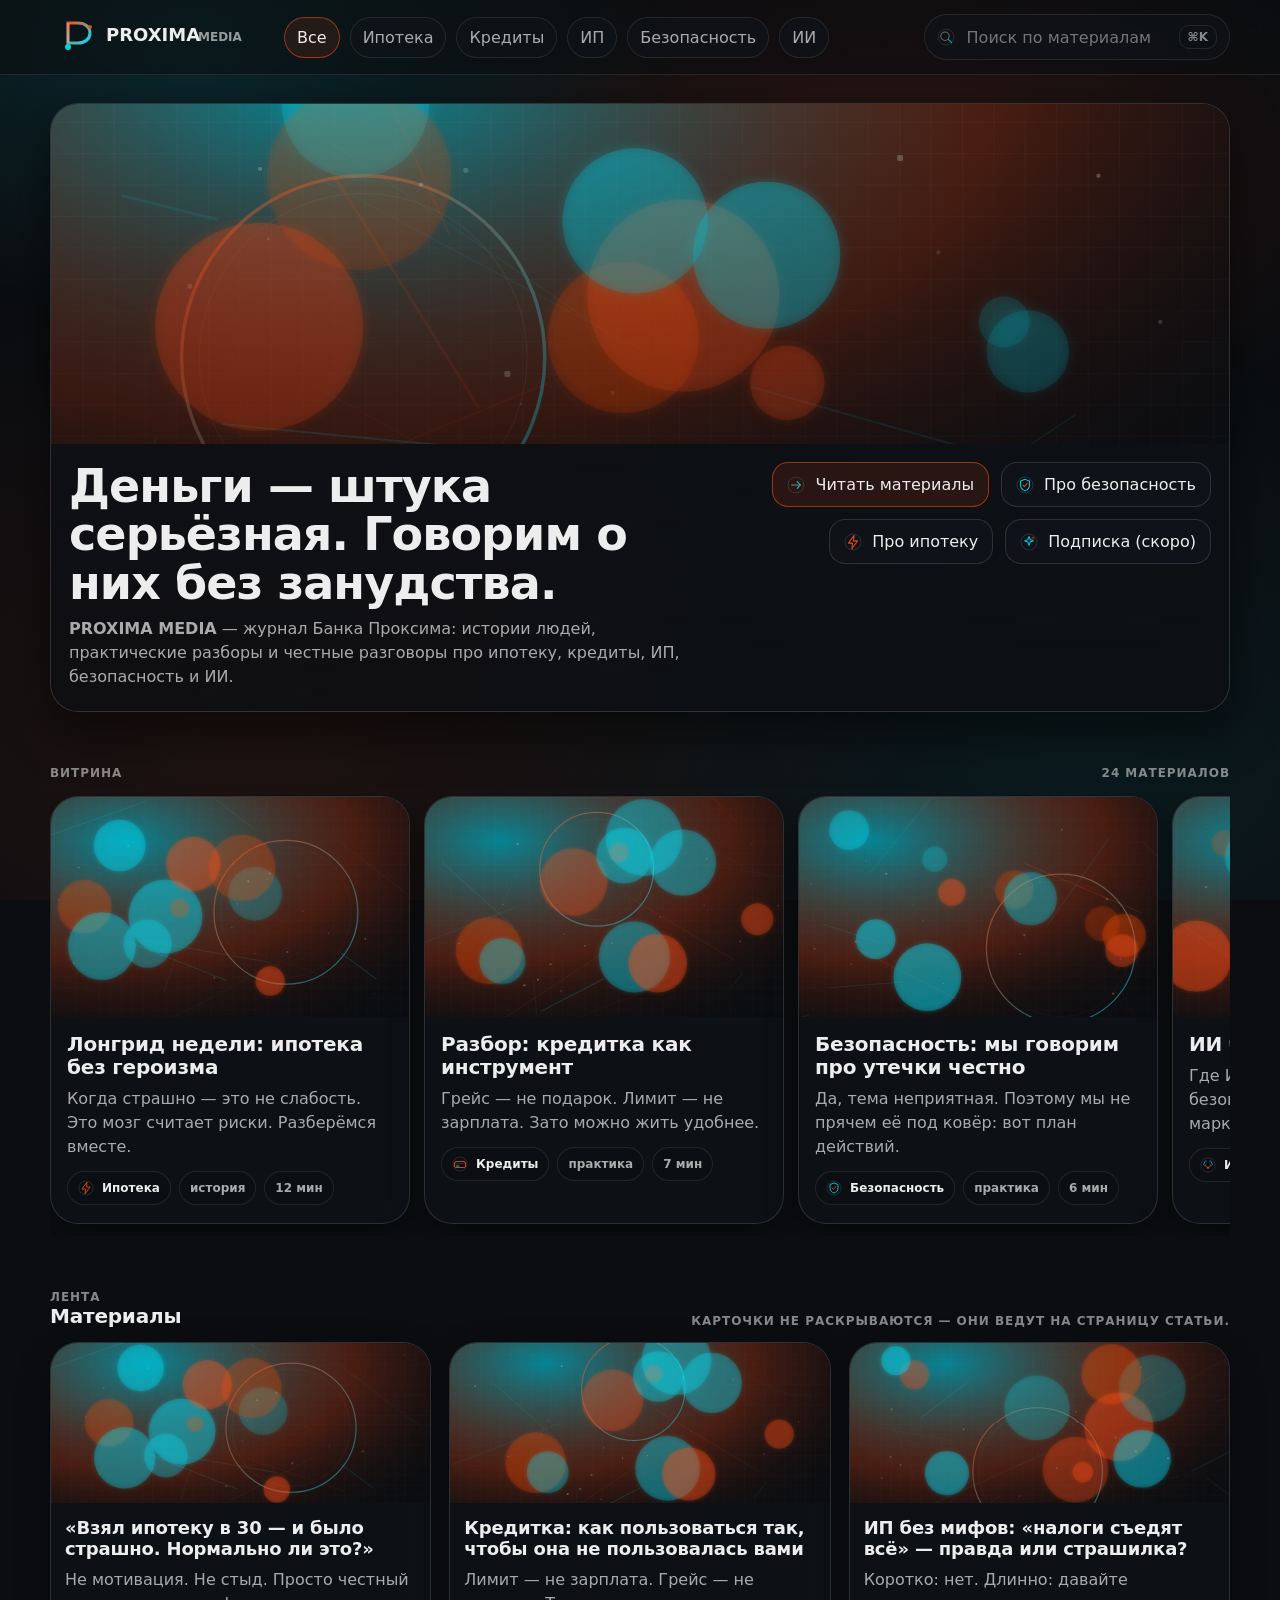
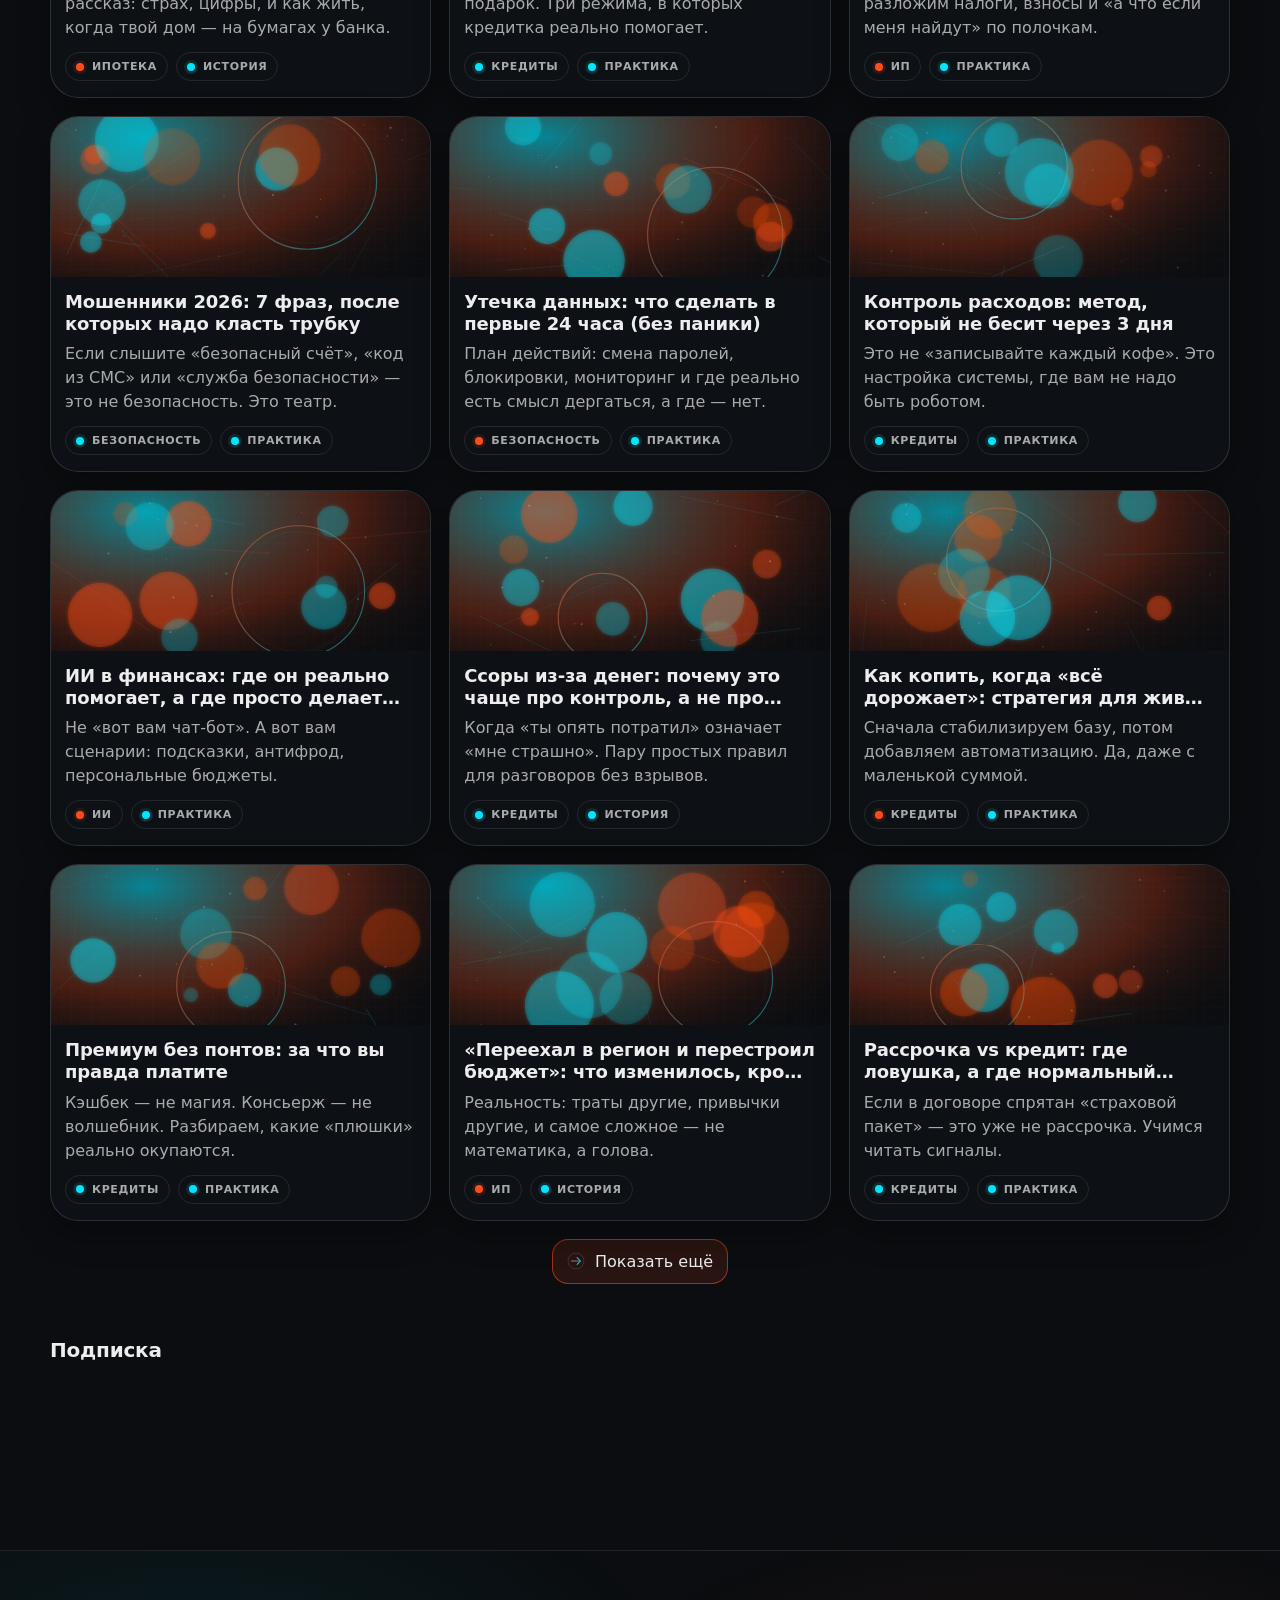
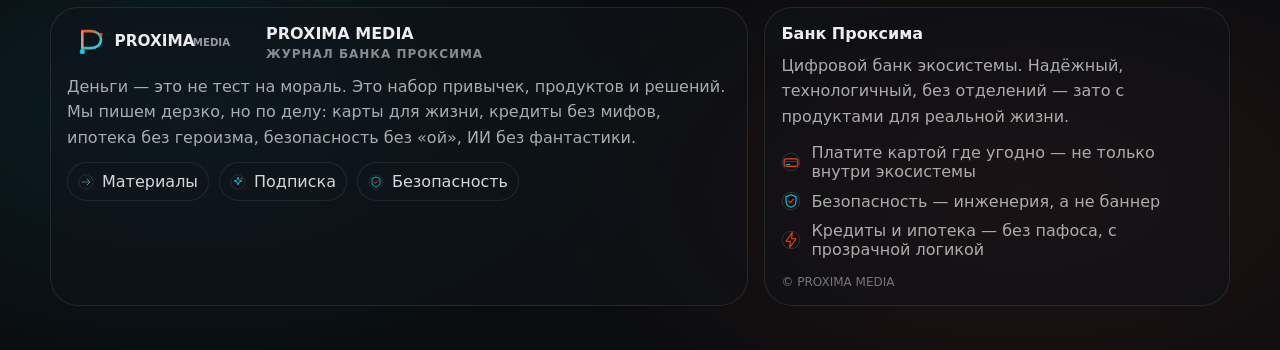
<file: index.html>
<!doctype html>
<html lang="ru">
<head>
  <meta charset="utf-8"/>
  <meta name="viewport" content="width=device-width, initial-scale=1"/>
  <title>PROXIMA MEDIA — журнал о деньгах</title>
  <meta name="description" content="Медиа-журнал Банка Проксима: истории и практики про деньги, кредиты, ипотеку, ИП, безопасность и ИИ."/>
  <link rel="icon" href="assets/icons/spark.svg" type="image/svg+xml"/>
  <link rel="stylesheet" href="styles.css"/>
</head>
<body>
  <div id="progress" class="progress" aria-hidden="true"></div>

  <header class="topbar">
    <div class="wrap topbar-inner">
      <a class="brand" href="index.html" aria-label="На главную">
        <img src="assets/logo-proxima.svg" alt="PROXIMA MEDIA"/>
      </a>

      <nav class="nav" aria-label="Рубрики">
        <span class="pill" role="button" tabindex="0" data-cat="Все" aria-pressed="true">Все</span>
        <span class="pill" role="button" tabindex="0" data-cat="Ипотека" aria-pressed="false">Ипотека</span>
        <span class="pill" role="button" tabindex="0" data-cat="Кредиты" aria-pressed="false">Кредиты</span>
        <span class="pill" role="button" tabindex="0" data-cat="ИП" aria-pressed="false">ИП</span>
        <span class="pill" role="button" tabindex="0" data-cat="Безопасность" aria-pressed="false">Безопасность</span>
        <span class="pill" role="button" tabindex="0" data-cat="ИИ" aria-pressed="false">ИИ</span>
      </nav>

      <div class="actions">
        <div class="searchbox" role="search">
          <img src="assets/icons/search.svg" alt="" aria-hidden="true"/>
          <input id="search" type="search" placeholder="Поиск по материалам" aria-label="Поиск"/>
          <span class="kbd">⌘K</span>
        </div>
      </div>
    </div>
  </header>

  <main>
    <section class="hero">
      <div class="wrap">
        <div class="hero-card reveal in">
          <div class="hero-media" role="img" aria-label="Абстрактная техно-обложка"></div>
          <div class="hero-content">
            <div>
              <h1 class="hero-title">Деньги — штука серьёзная. Говорим о них без занудства.</h1>
              <p class="hero-sub">
                <strong>PROXIMA MEDIA</strong> — журнал Банка Проксима: истории людей, практические разборы
                и честные разговоры про ипотеку, кредиты, ИП, безопасность и ИИ.
              </p>
            </div>
            <div class="hero-cta">
              <a class="btn primary" href="#cardsAnchor" id="ctaAll">
                <img src="assets/icons/arrow.svg" alt="" aria-hidden="true"/>Читать материалы
              </a>
              <a class="btn" href="#cardsAnchor" id="ctaSafety">
                <img src="assets/icons/shield.svg" alt="" aria-hidden="true"/>Про безопасность
              </a>
              <a class="btn" href="#cardsAnchor" id="ctaMortgage">
                <img src="assets/icons/bolt.svg" alt="" aria-hidden="true"/>Про ипотеку
              </a>
              <a class="btn" href="#subscribe">
                <img src="assets/icons/spark.svg" alt="" aria-hidden="true"/>Подписка (скоро)
              </a>
            </div>
          </div>
        </div>
      </div>
    </section>

    <section class="section">
      <div class="wrap">
        <div class="section-head">
          <div>
            <div class="small">витрина</div>
          </div>
          <div class="small" id="count">—</div>
        </div>

        
        <div class="feature-rail" aria-label="Витрина материалов">
          <a class="feature reveal" href="article.html?id=mortgage-30">
            <div class="media" style="background-image:url('assets/covers/cover-01.svg')"></div>
            <div class="content">
              <h3 class="title">Лонгрид недели: ипотека без героизма</h3>
              <p class="desc">Когда страшно — это не слабость. Это мозг считает риски. Разберёмся вместе.</p>
              <div class="chiprow">
                <span class="chip"><img src="assets/icons/bolt.svg" alt="" aria-hidden="true"/><strong>Ипотека</strong></span>
                <span class="chip">история</span>
                <span class="chip">12 мин</span>
              </div>
            </div>
          </a>

          <a class="feature reveal" href="article.html?id=creditcard-tool">
            <div class="media" style="background-image:url('assets/covers/cover-02.svg')"></div>
            <div class="content">
              <h3 class="title">Разбор: кредитка как инструмент</h3>
              <p class="desc">Грейс — не подарок. Лимит — не зарплата. Зато можно жить удобнее.</p>
              <div class="chiprow">
                <span class="chip"><img src="assets/icons/card.svg" alt="" aria-hidden="true"/><strong>Кредиты</strong></span>
                <span class="chip">практика</span>
                <span class="chip">7 мин</span>
              </div>
            </div>
          </a>

          <a class="feature reveal" href="article.html?id=leak-24h">
            <div class="media" style="background-image:url('assets/covers/cover-05.svg')"></div>
            <div class="content">
              <h3 class="title">Безопасность: мы говорим про утечки честно</h3>
              <p class="desc">Да, тема неприятная. Поэтому мы не прячем её под ковёр: вот план действий.</p>
              <div class="chiprow">
                <span class="chip"><img src="assets/icons/shield.svg" alt="" aria-hidden="true"/><strong>Безопасность</strong></span>
                <span class="chip">практика</span>
                <span class="chip">6 мин</span>
              </div>
            </div>
          </a>

          <a class="feature reveal" href="article.html?id=ai-real">
            <div class="media" style="background-image:url('assets/covers/cover-07.svg')"></div>
            <div class="content">
              <h3 class="title">ИИ без фантастики</h3>
              <p class="desc">Где ИИ реально полезен: подсказки, безопасность, рутина. Где — маркетинг.</p>
              <div class="chiprow">
                <span class="chip"><img src="assets/icons/brain.svg" alt="" aria-hidden="true"/><strong>ИИ</strong></span>
                <span class="chip">практика</span>
                <span class="chip">8 мин</span>
              </div>
            </div>
          </a>

          <a class="feature reveal" href="article.html?id=fraud-2026">
            <div class="media" style="background-image:url('assets/covers/cover-04.svg')"></div>
            <div class="content">
              <h3 class="title">Антифрод: «положите трубку»</h3>
              <p class="desc">Семь фраз, после которых любой разговор должен закончиться. Без вежливости.</p>
              <div class="chiprow">
                <span class="chip"><img src="assets/icons/shield.svg" alt="" aria-hidden="true"/><strong>Безопасность</strong></span>
                <span class="chip">практика</span>
                <span class="chip">5 мин</span>
              </div>
            </div>
          </a>
        </div>

      </div>
    </section>

    <section class="section" id="cardsAnchor">
      <div class="wrap">
        <div class="section-head">
          <div>
            <div class="small">лента</div>
            <h2 class="h2">Материалы</h2>
          </div>
          <div class="small">Карточки не раскрываются — они ведут на страницу статьи.</div>
        </div>

        <div id="empty" class="mini" style="display:none">
          Ничего не найдено. Попробуйте короче, злее или без запятых.
        </div>

        <div id="cards" class="cards" aria-label="Список материалов"></div>

        <div class="loadmore">
          <button class="btn primary" id="loadMoreBtn">
            <img src="assets/icons/arrow.svg" alt="" aria-hidden="true"/>Показать ещё
          </button>
        </div>
      </div>
    </section>

    <section class="section" id="subscribe">
      <div class="wrap">
        <div class="section-head">
          <div>
            <!-- <div class="small">подписка</div> -->
            <h2 class="h2">Подписка</h2>
          </div>
        </div>

        <div class="mini reveal">
          <p style="margin:0 0 12px; color: var(--muted); line-height:1.5">
            Хотите раз в неделю получать подборку «чтобы стало спокойнее»?
            Оставьте email — пока просто для макета.
          </p>
          <div style="display:flex; gap:10px; flex-wrap:wrap">
            <div class="searchbox" style="min-width: 320px; flex: 1;">
              <img src="assets/icons/spark.svg" alt="" aria-hidden="true"/>
              <input type="email" placeholder="you@example.com" aria-label="Email"/>
              <span class="kbd">enter</span>
            </div>
            <button class="btn primary" onclick="return false">Подписаться</button>
          </div>
        </div>
      </div>
    </section>

    
    <footer class="footer">
      <div class="wrap footer-grid">
        <div class="mini">
          <div style="display:flex; align-items:center; gap:12px;">
            <img src="assets/logo-proxima.svg" alt="PROXIMA MEDIA" style="height:34px; width:auto;"/>
            <div>
              <strong>PROXIMA MEDIA</strong><br/>
              <span class="small">журнал банка проксима</span>
            </div>
          </div>

          <p style="margin:12px 0 0; color: var(--muted); line-height:1.6">
            Деньги — это не тест на мораль. Это набор привычек, продуктов и решений.
            Мы пишем дерзко, но по делу: карты для жизни, кредиты без мифов, ипотека без героизма,
            безопасность без «ой», ИИ без фантастики.
          </p>

          <div class="footer-links" aria-label="Быстрые ссылки">
            <a href="#cardsAnchor"><img src="assets/icons/arrow.svg" alt="" aria-hidden="true" style="width:16px;height:16px;opacity:.9"/>Материалы</a>
            <a href="#subscribe"><img src="assets/icons/spark.svg" alt="" aria-hidden="true" style="width:16px;height:16px;opacity:.9"/>Подписка</a>
            <a href="#cardsAnchor" onclick="return false"><img src="assets/icons/shield.svg" alt="" aria-hidden="true" style="width:16px;height:16px;opacity:.9"/>Безопасность</a>
          </div>
        </div>

        <div class="mini">
          <strong>Банк Проксима</strong>
          <p style="margin:10px 0 0; color: var(--muted); line-height:1.6">
            Цифровой банк экосистемы. Надёжный, технологичный, без отделений — зато с продуктами для реальной жизни.
          </p>

          <div style="margin-top:14px; display:grid; gap:10px">
            <div style="display:flex; align-items:center; gap:10px">
              <img src="assets/icons/card.svg" alt="" aria-hidden="true" style="width:20px;height:20px;opacity:.9"/>
              <span style="color:var(--muted)">Платите картой где угодно — не только внутри экосистемы</span>
            </div>
            <div style="display:flex; align-items:center; gap:10px">
              <img src="assets/icons/shield.svg" alt="" aria-hidden="true" style="width:20px;height:20px;opacity:.9"/>
              <span style="color:var(--muted)">Безопасность — инженерия, а не баннер</span>
            </div>
            <div style="display:flex; align-items:center; gap:10px">
              <img src="assets/icons/bolt.svg" alt="" aria-hidden="true" style="width:20px;height:20px;opacity:.9"/>
              <span style="color:var(--muted)">Кредиты и ипотека — без пафоса, с прозрачной логикой</span>
            </div>
          </div>

          <div style="margin-top:16px; color: rgba(237,237,237,.45); font-size: 12px">
            © PROXIMA MEDIA
          </div>
        </div>
      </div>
    </footer>

  </main>

  <div id="toast" class="toast" role="status" aria-live="polite">
    <span class="bar" aria-hidden="true"></span>
    <span id="toastMsg">—</span>
  </div>

  <script>window.PROXIMA_DATA = [{"id": "mortgage-30", "cat": "Ипотека", "tone": "история", "title": "«Взял ипотеку в 30 — и было страшно. Нормально ли это?»", "desc": "Не мотивация. Не стыд. Просто честный рассказ: страх, цифры, и как жить, когда твой дом — на бумагах у банка.", "cover": "assets/covers/cover-01.svg", "accent": "orange", "body": ["Когда платеж становится «фоном», вы понимаете, что справляетесь.", "И да, «мне страшно» — это не баг, а датчик.", "Что можно сделать прямо сейчас (без подвигов):", {"ul": ["Сначала зафиксируйте «предел боли»: какой платёж вы выдержите без ненависти к жизни.", "Соберите «подушку» до подписания. Иначе любой форс-мажор будет казаться апокалипсисом.", "Досрочное — это стратегия, а не рывок. Лучше стабильно и без выгорания."]}, "Пусть в финансах будет меньше драм и больше понятных шагов."]}, {"id": "creditcard-tool", "cat": "Кредиты", "tone": "практика", "title": "Кредитка: как пользоваться так, чтобы она не пользовалась вами", "desc": "Лимит — не зарплата. Грейс — не подарок. Три режима, в которых кредитка реально помогает.", "cover": "assets/covers/cover-02.svg", "accent": "cyan", "body": ["Кредитная дисциплина — скучно. Зато спокойно.", "Спойлер: взрослость — это когда вы считаете заранее.", "Что можно сделать прямо сейчас (без подвигов):", {"ul": ["Разделяйте «удобно» и «выгодно»: рассрочка может быть кредитом в маске.", "Ставьте лимиты и уведомления. Это не паранойя — это гигиена.", "Планируйте выход: кредит должен иметь дату «свободы»."]}, "Пусть в финансах будет меньше драм и больше понятных шагов."]}, {"id": "ip-myths", "cat": "ИП", "tone": "практика", "title": "ИП без мифов: «налоги съедят всё» — правда или страшилка?", "desc": "Коротко: нет. Длинно: давайте разложим налоги, взносы и «а что если меня найдут» по полочкам.", "cover": "assets/covers/cover-03.svg", "accent": "orange", "body": ["Самозанятость — не хаос, если у вас есть правила.", "И да, «мне страшно» — это не баг, а датчик.", "Что можно сделать прямо сейчас (без подвигов):", {"ul": ["Сделайте отдельный счёт/карту под работу. И сразу станет тише в голове.", "Раз в неделю — 20 минут на цифры: доходы, расходы, налоги, ближайшие платежи.", "Не усложняйте: автоматизация > героизм."]}, "Если коротко: деньги — это система. А системы чинятся настройками, а не стыдом."]}, {"id": "fraud-2026", "cat": "Безопасность", "tone": "практика", "title": "Мошенники 2026: 7 фраз, после которых надо класть трубку", "desc": "Если слышите «безопасный счёт», «код из СМС» или «служба безопасности» — это не безопасность. Это театр.", "cover": "assets/covers/cover-04.svg", "accent": "cyan", "body": ["Мошенники играют в психологию. Технологии — всего лишь декорации.", "Спойлер: взрослость — это когда вы считаете заранее.", "Что можно сделать прямо сейчас (без подвигов):", {"ul": ["Правило 10 секунд: пауза перед любым действием, которое просит «срочно».", "Никогда не диктуйте коды и не переходите по ссылкам из «службы безопасности».", "Настройте лимиты, виртуальные карты и уведомления — это реально снижает риск."]}, "Если коротко: деньги — это система. А системы чинятся настройками, а не стыдом."]}, {"id": "leak-24h", "cat": "Безопасность", "tone": "практика", "title": "Утечка данных: что сделать в первые 24 часа (без паники)", "desc": "План действий: смена паролей, блокировки, мониторинг и где реально есть смысл дергаться, а где — нет.", "cover": "assets/covers/cover-05.svg", "accent": "orange", "body": ["Самый дорогой код — тот, который вы продиктовали вслух.", "Главное — не путать тревогу с интуицией. Первое лечится фактами.", "Что можно сделать прямо сейчас (без подвигов):", {"ul": ["Правило 10 секунд: пауза перед любым действием, которое просит «срочно».", "Никогда не диктуйте коды и не переходите по ссылкам из «службы безопасности».", "Настройте лимиты, виртуальные карты и уведомления — это реально снижает риск."]}, "Если коротко: деньги — это система. А системы чинятся настройками, а не стыдом."]}, {"id": "budget-not-annoying", "cat": "Кредиты", "tone": "практика", "title": "Контроль расходов: метод, который не бесит через 3 дня", "desc": "Это не «записывайте каждый кофе». Это настройка системы, где вам не надо быть роботом.", "cover": "assets/covers/cover-06.svg", "accent": "cyan", "body": ["Кредит — это ускоритель. Он не делает вас богаче, он делает вас быстрее.", "Главное — не путать тревогу с интуицией. Первое лечится фактами.", "Что можно сделать прямо сейчас (без подвигов):", {"ul": ["Разделяйте «удобно» и «выгодно»: рассрочка может быть кредитом в маске.", "Ставьте лимиты и уведомления. Это не паранойя — это гигиена.", "Планируйте выход: кредит должен иметь дату «свободы»."]}, "Сильная позиция — это не «я не ошибаюсь», а «я быстро замечаю и исправляю»."]}, {"id": "ai-real", "cat": "ИИ", "tone": "практика", "title": "ИИ в финансах: где он реально помогает, а где просто делает вид", "desc": "Не «вот вам чат-бот». А вот вам сценарии: подсказки, антифрод, персональные бюджеты.", "cover": "assets/covers/cover-07.svg", "accent": "orange", "body": ["ИИ в банке — это чаще про безопасность и подсказки, чем про фантастику.", "И да, «мне страшно» — это не баг, а датчик.", "Что можно сделать прямо сейчас (без подвигов):", {"ul": ["ИИ хорош в подсказках: категория трат, аномалии, напоминания — без морали.", "Хорошие модели ловят паттерны мошенничества быстрее, чем люди.", "Важно: объяснимость. Если система советует — пусть объясняет почему."]}, "Пусть в финансах будет меньше драм и больше понятных шагов."]}, {"id": "money-fights", "cat": "Кредиты", "tone": "история", "title": "Ссоры из‑за денег: почему это чаще про контроль, а не про суммы", "desc": "Когда «ты опять потратил» означает «мне страшно». Пару простых правил для разговоров без взрывов.", "cover": "assets/covers/cover-08.svg", "accent": "cyan", "body": ["Кредитная дисциплина — скучно. Зато спокойно.", "И да, «мне страшно» — это не баг, а датчик.", "Что можно сделать прямо сейчас (без подвигов):", {"ul": ["Разделяйте «удобно» и «выгодно»: рассрочка может быть кредитом в маске.", "Ставьте лимиты и уведомления. Это не паранойя — это гигиена.", "Планируйте выход: кредит должен иметь дату «свободы»."]}, "Сильная позиция — это не «я не ошибаюсь», а «я быстро замечаю и исправляю»."]}, {"id": "save-inflation", "cat": "Кредиты", "tone": "практика", "title": "Как копить, когда «всё дорожает»: стратегия для живых людей", "desc": "Сначала стабилизируем базу, потом добавляем автоматизацию. Да, даже с маленькой суммой.", "cover": "assets/covers/cover-09.svg", "accent": "orange", "body": ["Лимит — штука эмоциональная. Его легко перепутать с разрешением.", "Главное — не путать тревогу с интуицией. Первое лечится фактами.", "Что можно сделать прямо сейчас (без подвигов):", {"ul": ["Разделяйте «удобно» и «выгодно»: рассрочка может быть кредитом в маске.", "Ставьте лимиты и уведомления. Это не паранойя — это гигиена.", "Планируйте выход: кредит должен иметь дату «свободы»."]}, "Пусть в финансах будет меньше драм и больше понятных шагов."]}, {"id": "premium", "cat": "Кредиты", "tone": "практика", "title": "Премиум без понтов: за что вы правда платите", "desc": "Кэшбек — не магия. Консьерж — не волшебник. Разбираем, какие «плюшки» реально окупаются.", "cover": "assets/covers/cover-10.svg", "accent": "cyan", "body": ["Кредитная дисциплина — скучно. Зато спокойно.", "И да, «мне страшно» — это не баг, а датчик.", "Что можно сделать прямо сейчас (без подвигов):", {"ul": ["Разделяйте «удобно» и «выгодно»: рассрочка может быть кредитом в маске.", "Ставьте лимиты и уведомления. Это не паранойя — это гигиена.", "Планируйте выход: кредит должен иметь дату «свободы»."]}, "Сильная позиция — это не «я не ошибаюсь», а «я быстро замечаю и исправляю»."]}, {"id": "region-budget", "cat": "ИП", "tone": "история", "title": "«Переехал в регион и перестроил бюджет»: что изменилось, кроме цен", "desc": "Реальность: траты другие, привычки другие, и самое сложное — не математика, а голова.", "cover": "assets/covers/cover-11.svg", "accent": "orange", "body": ["Деньги ИП любят порядок: отдельно личное, отдельно рабочее.", "Главное — не путать тревогу с интуицией. Первое лечится фактами.", "Что можно сделать прямо сейчас (без подвигов):", {"ul": ["Сделайте отдельный счёт/карту под работу. И сразу станет тише в голове.", "Раз в неделю — 20 минут на цифры: доходы, расходы, налоги, ближайшие платежи.", "Не усложняйте: автоматизация > героизм."]}, "Сильная позиция — это не «я не ошибаюсь», а «я быстро замечаю и исправляю»."]}, {"id": "installments", "cat": "Кредиты", "tone": "практика", "title": "Рассрочка vs кредит: где ловушка, а где нормальный инструмент", "desc": "Если в договоре спрятан «страховой пакет» — это уже не рассрочка. Учимся читать сигналы.", "cover": "assets/covers/cover-12.svg", "accent": "cyan", "body": ["Кредит — это ускоритель. Он не делает вас богаче, он делает вас быстрее.", "Спойлер: взрослость — это когда вы считаете заранее.", "Что можно сделать прямо сейчас (без подвигов):", {"ul": ["Разделяйте «удобно» и «выгодно»: рассрочка может быть кредитом в маске.", "Ставьте лимиты и уведомления. Это не паранойя — это гигиена.", "Планируйте выход: кредит должен иметь дату «свободы»."]}, "Сильная позиция — это не «я не ошибаюсь», а «я быстро замечаю и исправляю»."]}, {"id": "mortgage-rate", "cat": "Ипотека", "tone": "практика", "title": "Ипотечная ставка и ваша реальная переплата: как считать без магии", "desc": "Платёж — это не вся история. Смотрим на переплату, срок и сценарии досрочного.", "cover": "assets/covers/cover-09.svg", "accent": "orange", "body": ["Когда платеж становится «фоном», вы понимаете, что справляетесь.", "Главное — не путать тревогу с интуицией. Первое лечится фактами.", "Что можно сделать прямо сейчас (без подвигов):", {"ul": ["Сначала зафиксируйте «предел боли»: какой платёж вы выдержите без ненависти к жизни.", "Соберите «подушку» до подписания. Иначе любой форс-мажор будет казаться апокалипсисом.", "Досрочное — это стратегия, а не рывок. Лучше стабильно и без выгорания."]}, "Если коротко: деньги — это система. А системы чинятся настройками, а не стыдом."]}, {"id": "mortgage-downpayment", "cat": "Ипотека", "tone": "практика", "title": "Первый взнос: копить долго или брать быстро?", "desc": "Сравним риски: «подушка» vs «войти в рынок». И да, страх — валидный параметр.", "cover": "assets/covers/cover-01.svg", "accent": "cyan", "body": ["Когда платеж становится «фоном», вы понимаете, что справляетесь.", "И да, «мне страшно» — это не баг, а датчик.", "Что можно сделать прямо сейчас (без подвигов):", {"ul": ["Сначала зафиксируйте «предел боли»: какой платёж вы выдержите без ненависти к жизни.", "Соберите «подушку» до подписания. Иначе любой форс-мажор будет казаться апокалипсисом.", "Досрочное — это стратегия, а не рывок. Лучше стабильно и без выгорания."]}, "Сильная позиция — это не «я не ошибаюсь», а «я быстро замечаю и исправляю»."]}, {"id": "ip-cashflow", "cat": "ИП", "tone": "практика", "title": "Денежный поток ИП: почему «есть выручка» не значит «есть деньги»", "desc": "Разница между выручкой и свободными деньгами — причина №1 «всё было нормально, а потом нет».", "cover": "assets/covers/cover-03.svg", "accent": "orange", "body": ["ИП — это свобода, которая требует календаря и здравого смысла.", "Главное — не путать тревогу с интуицией. Первое лечится фактами.", "Что можно сделать прямо сейчас (без подвигов):", {"ul": ["Сделайте отдельный счёт/карту под работу. И сразу станет тише в голове.", "Раз в неделю — 20 минут на цифры: доходы, расходы, налоги, ближайшие платежи.", "Не усложняйте: автоматизация > героизм."]}, "Если коротко: деньги — это система. А системы чинятся настройками, а не стыдом."]}, {"id": "security-phishing", "cat": "Безопасность", "tone": "практика", "title": "Фишинг как сервис: почему «я не поведусь» больше не работает", "desc": "Письма выглядят как настоящие. Сайты — тоже. Остаётся стратегия: проверка, лимиты, привычки.", "cover": "assets/covers/cover-05.svg", "accent": "cyan", "body": ["Безопасность — это привычки. И немного настроек в приложении.", "Главное — не путать тревогу с интуицией. Первое лечится фактами.", "Что можно сделать прямо сейчас (без подвигов):", {"ul": ["Правило 10 секунд: пауза перед любым действием, которое просит «срочно».", "Никогда не диктуйте коды и не переходите по ссылкам из «службы безопасности».", "Настройте лимиты, виртуальные карты и уведомления — это реально снижает риск."]}, "Пусть в финансах будет меньше драм и больше понятных шагов."]}, {"id": "ai-budget", "cat": "ИИ", "tone": "практика", "title": "ИИ‑бюджет: как подсказки могут быть полезными, а не токсичными", "desc": "Не «ты опять потратил». А «это выбивается из привычного — ок?» И вы решаете.", "cover": "assets/covers/cover-07.svg", "accent": "orange", "body": ["Хороший ИИ не командует, а предлагает варианты и объясняет.", "И да, «мне страшно» — это не баг, а датчик.", "Что можно сделать прямо сейчас (без подвигов):", {"ul": ["ИИ хорош в подсказках: категория трат, аномалии, напоминания — без морали.", "Хорошие модели ловят паттерны мошенничества быстрее, чем люди.", "Важно: объяснимость. Если система советует — пусть объясняет почему."]}, "Сильная позиция — это не «я не ошибаюсь», а «я быстро замечаю и исправляю»."]}, {"id": "credit-score", "cat": "Кредиты", "tone": "практика", "title": "Кредитная история: что на неё влияет на самом деле", "desc": "Спойлер: «взял и закрыл» — не всегда плюс. Разбираем сигналы глазами банка.", "cover": "assets/covers/cover-02.svg", "accent": "cyan", "body": ["Кредитная дисциплина — скучно. Зато спокойно.", "И да, «мне страшно» — это не баг, а датчик.", "Что можно сделать прямо сейчас (без подвигов):", {"ul": ["Разделяйте «удобно» и «выгодно»: рассрочка может быть кредитом в маске.", "Ставьте лимиты и уведомления. Это не паранойя — это гигиена.", "Планируйте выход: кредит должен иметь дату «свободы»."]}, "Если коротко: деньги — это система. А системы чинятся настройками, а не стыдом."]}, {"id": "family-budget", "cat": "Кредиты", "tone": "история", "title": "«Мы сделали общий бюджет и перестали ругаться». Что сработало", "desc": "Не таблица спасла отношения. Спасло правило «без стыда» и один общий счет на базу.", "cover": "assets/covers/cover-08.svg", "accent": "orange", "body": ["Лимит — штука эмоциональная. Его легко перепутать с разрешением.", "Спойлер: взрослость — это когда вы считаете заранее.", "Что можно сделать прямо сейчас (без подвигов):", {"ul": ["Разделяйте «удобно» и «выгодно»: рассрочка может быть кредитом в маске.", "Ставьте лимиты и уведомления. Это не паранойя — это гигиена.", "Планируйте выход: кредит должен иметь дату «свободы»."]}, "Если коротко: деньги — это система. А системы чинятся настройками, а не стыдом."]}, {"id": "security-limits", "cat": "Безопасность", "tone": "практика", "title": "Лимиты и виртуальные карты: защита, которая реально работает", "desc": "Технически просто, психологически спокойно. Настройка за 5 минут — экономит недели нервов.", "cover": "assets/covers/cover-04.svg", "accent": "cyan", "body": ["Мошенники играют в психологию. Технологии — всего лишь декорации.", "И да, «мне страшно» — это не баг, а датчик.", "Что можно сделать прямо сейчас (без подвигов):", {"ul": ["Правило 10 секунд: пауза перед любым действием, которое просит «срочно».", "Никогда не диктуйте коды и не переходите по ссылкам из «службы безопасности».", "Настройте лимиты, виртуальные карты и уведомления — это реально снижает риск."]}, "Сильная позиция — это не «я не ошибаюсь», а «я быстро замечаю и исправляю»."]}, {"id": "mortgage-refinance", "cat": "Ипотека", "tone": "практика", "title": "Рефинансирование: когда это выгодно, а когда только красиво звучит", "desc": "Честный критерий: сколько месяцев окупаете расходы и что будет со страховками.", "cover": "assets/covers/cover-10.svg", "accent": "orange", "body": ["Ипотека — это не роман с банком. Это контракт с будущим вами.", "Спойлер: взрослость — это когда вы считаете заранее.", "Что можно сделать прямо сейчас (без подвигов):", {"ul": ["Сначала зафиксируйте «предел боли»: какой платёж вы выдержите без ненависти к жизни.", "Соберите «подушку» до подписания. Иначе любой форс-мажор будет казаться апокалипсисом.", "Досрочное — это стратегия, а не рывок. Лучше стабильно и без выгорания."]}, "Если коротко: деньги — это система. А системы чинятся настройками, а не стыдом."]}, {"id": "ip-automation", "cat": "ИП", "tone": "практика", "title": "Автоматизация для ИП: чтобы бухгалтерия не жрала вашу жизнь", "desc": "Минимальный набор: счета, категории, напоминания. Максимальный результат: меньше хаоса.", "cover": "assets/covers/cover-11.svg", "accent": "cyan", "body": ["ИП — это свобода, которая требует календаря и здравого смысла.", "Спойлер: взрослость — это когда вы считаете заранее.", "Что можно сделать прямо сейчас (без подвигов):", {"ul": ["Сделайте отдельный счёт/карту под работу. И сразу станет тише в голове.", "Раз в неделю — 20 минут на цифры: доходы, расходы, налоги, ближайшие платежи.", "Не усложняйте: автоматизация > героизм."]}, "Сильная позиция — это не «я не ошибаюсь», а «я быстро замечаю и исправляю»."]}, {"id": "ai-fraud", "cat": "ИИ", "tone": "практика", "title": "ИИ против мошенников: почему это не «большой брат», а «большой щит»", "desc": "Паттерны, аномалии, поведенческие сигналы — и да, это про безопасность клиентов.", "cover": "assets/covers/cover-06.svg", "accent": "orange", "body": ["ИИ — не волшебник. Он полезен там, где много рутины и много сигналов.", "И да, «мне страшно» — это не баг, а датчик.", "Что можно сделать прямо сейчас (без подвигов):", {"ul": ["ИИ хорош в подсказках: категория трат, аномалии, напоминания — без морали.", "Хорошие модели ловят паттерны мошенничества быстрее, чем люди.", "Важно: объяснимость. Если система советует — пусть объясняет почему."]}, "Если коротко: деньги — это система. А системы чинятся настройками, а не стыдом."]}, {"id": "security-leak-talk", "cat": "Безопасность", "tone": "история", "title": "«После утечки я перестал доверять банкам». Как вернуть контроль", "desc": "Не надо верить на слово. Надо настраивать: уведомления, лимиты, двухфакторка, привычки.", "cover": "assets/covers/cover-05.svg", "accent": "cyan", "body": ["Мошенники играют в психологию. Технологии — всего лишь декорации.", "И да, «мне страшно» — это не баг, а датчик.", "Что можно сделать прямо сейчас (без подвигов):", {"ul": ["Правило 10 секунд: пауза перед любым действием, которое просит «срочно».", "Никогда не диктуйте коды и не переходите по ссылкам из «службы безопасности».", "Настройте лимиты, виртуальные карты и уведомления — это реально снижает риск."]}, "Пусть в финансах будет меньше драм и больше понятных шагов."]}];</script>
  <script src="main.js"></script>
</body>
</html>
</file>
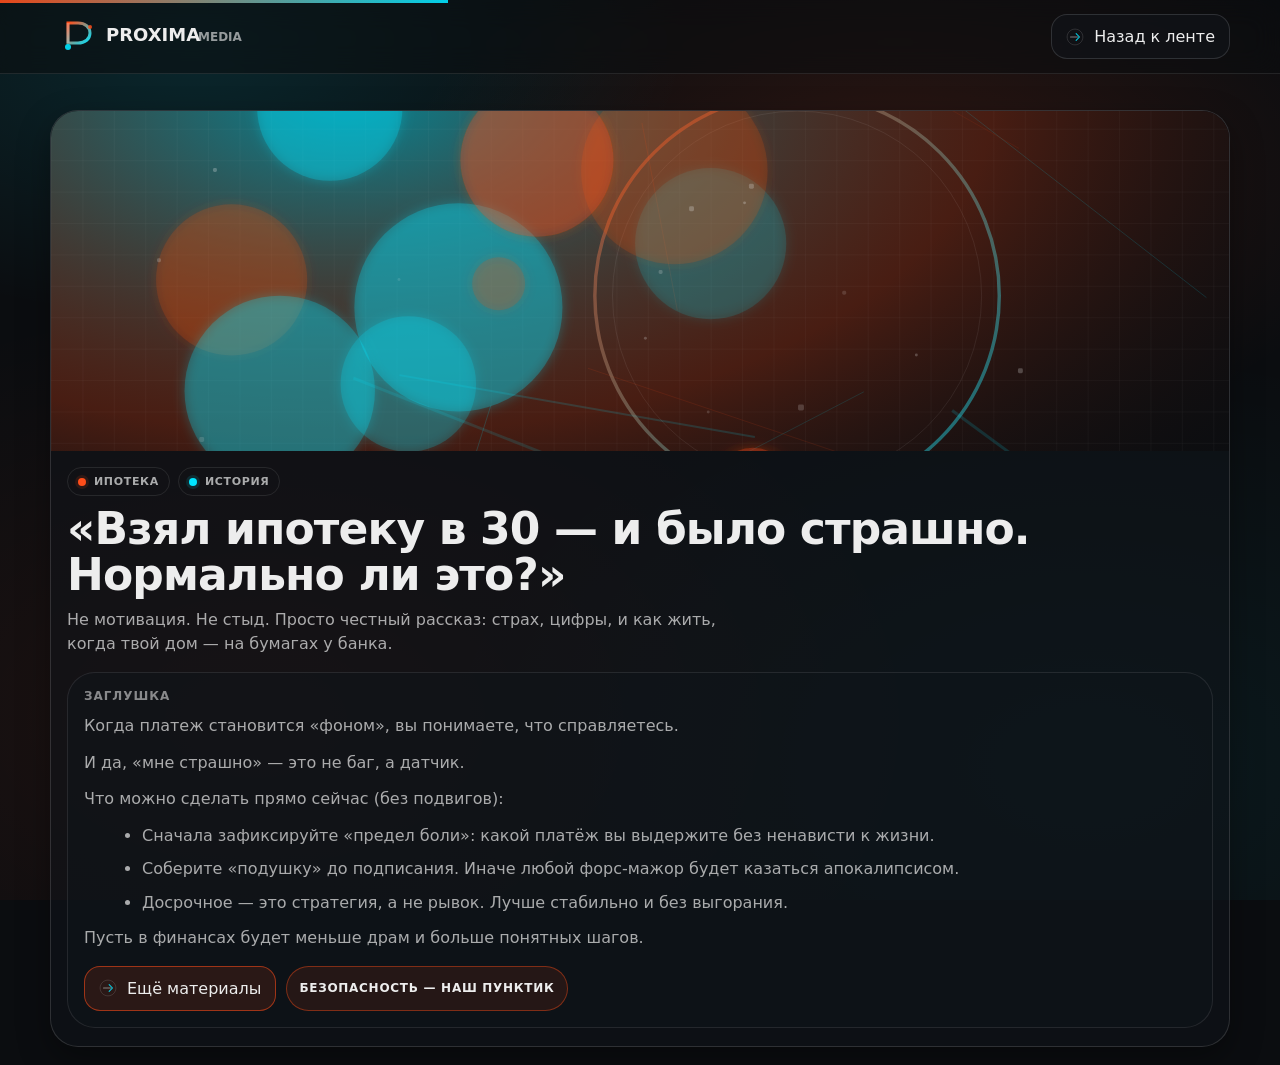
<file: article.html>
<!doctype html>
<html lang="ru">
<head>
  <meta charset="utf-8"/>
  <meta name="viewport" content="width=device-width, initial-scale=1"/>
  <title>Материал — PROXIMA MEDIA</title>
  <meta name="description" content="Страница статьи (заглушка) PROXIMA MEDIA."/>
  <link rel="icon" href="assets/icons/spark.svg" type="image/svg+xml"/>
  <link rel="stylesheet" href="styles.css"/>
</head>
<body>
  <div id="progress" class="progress" aria-hidden="true" style="width: 35%"></div>

  <header class="topbar">
    <div class="wrap topbar-inner">
      <a class="brand" href="index.html" aria-label="На главную">
        <img src="assets/logo-proxima.svg" alt="PROXIMA MEDIA"/>
      </a>

      <div class="actions" style="margin-left:auto">
        <a class="btn" href="index.html#cardsAnchor"><img src="assets/icons/arrow.svg" alt="" aria-hidden="true"/>Назад к ленте</a>
      </div>
    </div>
  </header>

  <main class="section">
    <div class="wrap">
      <div class="feature reveal in">
        <div id="cover" class="media" style="height: 340px; background-image:url('assets/hero.svg')"></div>
        <div class="content">
          <div class="meta" style="margin-top: 0;">
            <span class="badge"><span class="dot"></span><span id="badgeCat">Проксима</span></span>
            <span class="badge blue"><span class="dot"></span><span id="badgeTone">материал</span></span>
          </div>

          <h1 id="title" class="hero-title" style="margin-top: 10px; font-size: clamp(26px, 4.0vw, 44px);">
            Страница статьи
          </h1>
          <p id="desc" class="hero-sub" style="margin-top: 10px;">
            Скоро будет текст. Пока — интрига и дизайн.
          </p>

          <div class="mini" style="margin-top: 16px;">
            <div class="small">заглушка</div>
            <div id="body" class="article-body" style="color: var(--muted); line-height: 1.65; font-size: 16px;"></div>
            <div style="margin-top: 14px; display:flex; gap:10px; flex-wrap:wrap">
              <a class="btn primary" href="index.html#cardsAnchor"><img src="assets/icons/arrow.svg" alt="" aria-hidden="true"/>Ещё материалы</a>
              <span class="tag" id="safetyTag"><img src="assets/icons/shield.svg" alt="" aria-hidden="true" style="width:16px;height:16px;opacity:.95"/>Безопасность — наш пунктик</span>
            </div>
          </div>

        </div>
      </div>
    </div>
  </main>

  <script>window.PROXIMA_DATA = [{"id": "mortgage-30", "cat": "Ипотека", "tone": "история", "title": "«Взял ипотеку в 30 — и было страшно. Нормально ли это?»", "desc": "Не мотивация. Не стыд. Просто честный рассказ: страх, цифры, и как жить, когда твой дом — на бумагах у банка.", "cover": "assets/covers/cover-01.svg", "accent": "orange", "body": ["Когда платеж становится «фоном», вы понимаете, что справляетесь.", "И да, «мне страшно» — это не баг, а датчик.", "Что можно сделать прямо сейчас (без подвигов):", {"ul": ["Сначала зафиксируйте «предел боли»: какой платёж вы выдержите без ненависти к жизни.", "Соберите «подушку» до подписания. Иначе любой форс-мажор будет казаться апокалипсисом.", "Досрочное — это стратегия, а не рывок. Лучше стабильно и без выгорания."]}, "Пусть в финансах будет меньше драм и больше понятных шагов."]}, {"id": "creditcard-tool", "cat": "Кредиты", "tone": "практика", "title": "Кредитка: как пользоваться так, чтобы она не пользовалась вами", "desc": "Лимит — не зарплата. Грейс — не подарок. Три режима, в которых кредитка реально помогает.", "cover": "assets/covers/cover-02.svg", "accent": "cyan", "body": ["Кредитная дисциплина — скучно. Зато спокойно.", "Спойлер: взрослость — это когда вы считаете заранее.", "Что можно сделать прямо сейчас (без подвигов):", {"ul": ["Разделяйте «удобно» и «выгодно»: рассрочка может быть кредитом в маске.", "Ставьте лимиты и уведомления. Это не паранойя — это гигиена.", "Планируйте выход: кредит должен иметь дату «свободы»."]}, "Пусть в финансах будет меньше драм и больше понятных шагов."]}, {"id": "ip-myths", "cat": "ИП", "tone": "практика", "title": "ИП без мифов: «налоги съедят всё» — правда или страшилка?", "desc": "Коротко: нет. Длинно: давайте разложим налоги, взносы и «а что если меня найдут» по полочкам.", "cover": "assets/covers/cover-03.svg", "accent": "orange", "body": ["Самозанятость — не хаос, если у вас есть правила.", "И да, «мне страшно» — это не баг, а датчик.", "Что можно сделать прямо сейчас (без подвигов):", {"ul": ["Сделайте отдельный счёт/карту под работу. И сразу станет тише в голове.", "Раз в неделю — 20 минут на цифры: доходы, расходы, налоги, ближайшие платежи.", "Не усложняйте: автоматизация > героизм."]}, "Если коротко: деньги — это система. А системы чинятся настройками, а не стыдом."]}, {"id": "fraud-2026", "cat": "Безопасность", "tone": "практика", "title": "Мошенники 2026: 7 фраз, после которых надо класть трубку", "desc": "Если слышите «безопасный счёт», «код из СМС» или «служба безопасности» — это не безопасность. Это театр.", "cover": "assets/covers/cover-04.svg", "accent": "cyan", "body": ["Мошенники играют в психологию. Технологии — всего лишь декорации.", "Спойлер: взрослость — это когда вы считаете заранее.", "Что можно сделать прямо сейчас (без подвигов):", {"ul": ["Правило 10 секунд: пауза перед любым действием, которое просит «срочно».", "Никогда не диктуйте коды и не переходите по ссылкам из «службы безопасности».", "Настройте лимиты, виртуальные карты и уведомления — это реально снижает риск."]}, "Если коротко: деньги — это система. А системы чинятся настройками, а не стыдом."]}, {"id": "leak-24h", "cat": "Безопасность", "tone": "практика", "title": "Утечка данных: что сделать в первые 24 часа (без паники)", "desc": "План действий: смена паролей, блокировки, мониторинг и где реально есть смысл дергаться, а где — нет.", "cover": "assets/covers/cover-05.svg", "accent": "orange", "body": ["Самый дорогой код — тот, который вы продиктовали вслух.", "Главное — не путать тревогу с интуицией. Первое лечится фактами.", "Что можно сделать прямо сейчас (без подвигов):", {"ul": ["Правило 10 секунд: пауза перед любым действием, которое просит «срочно».", "Никогда не диктуйте коды и не переходите по ссылкам из «службы безопасности».", "Настройте лимиты, виртуальные карты и уведомления — это реально снижает риск."]}, "Если коротко: деньги — это система. А системы чинятся настройками, а не стыдом."]}, {"id": "budget-not-annoying", "cat": "Кредиты", "tone": "практика", "title": "Контроль расходов: метод, который не бесит через 3 дня", "desc": "Это не «записывайте каждый кофе». Это настройка системы, где вам не надо быть роботом.", "cover": "assets/covers/cover-06.svg", "accent": "cyan", "body": ["Кредит — это ускоритель. Он не делает вас богаче, он делает вас быстрее.", "Главное — не путать тревогу с интуицией. Первое лечится фактами.", "Что можно сделать прямо сейчас (без подвигов):", {"ul": ["Разделяйте «удобно» и «выгодно»: рассрочка может быть кредитом в маске.", "Ставьте лимиты и уведомления. Это не паранойя — это гигиена.", "Планируйте выход: кредит должен иметь дату «свободы»."]}, "Сильная позиция — это не «я не ошибаюсь», а «я быстро замечаю и исправляю»."]}, {"id": "ai-real", "cat": "ИИ", "tone": "практика", "title": "ИИ в финансах: где он реально помогает, а где просто делает вид", "desc": "Не «вот вам чат-бот». А вот вам сценарии: подсказки, антифрод, персональные бюджеты.", "cover": "assets/covers/cover-07.svg", "accent": "orange", "body": ["ИИ в банке — это чаще про безопасность и подсказки, чем про фантастику.", "И да, «мне страшно» — это не баг, а датчик.", "Что можно сделать прямо сейчас (без подвигов):", {"ul": ["ИИ хорош в подсказках: категория трат, аномалии, напоминания — без морали.", "Хорошие модели ловят паттерны мошенничества быстрее, чем люди.", "Важно: объяснимость. Если система советует — пусть объясняет почему."]}, "Пусть в финансах будет меньше драм и больше понятных шагов."]}, {"id": "money-fights", "cat": "Кредиты", "tone": "история", "title": "Ссоры из‑за денег: почему это чаще про контроль, а не про суммы", "desc": "Когда «ты опять потратил» означает «мне страшно». Пару простых правил для разговоров без взрывов.", "cover": "assets/covers/cover-08.svg", "accent": "cyan", "body": ["Кредитная дисциплина — скучно. Зато спокойно.", "И да, «мне страшно» — это не баг, а датчик.", "Что можно сделать прямо сейчас (без подвигов):", {"ul": ["Разделяйте «удобно» и «выгодно»: рассрочка может быть кредитом в маске.", "Ставьте лимиты и уведомления. Это не паранойя — это гигиена.", "Планируйте выход: кредит должен иметь дату «свободы»."]}, "Сильная позиция — это не «я не ошибаюсь», а «я быстро замечаю и исправляю»."]}, {"id": "save-inflation", "cat": "Кредиты", "tone": "практика", "title": "Как копить, когда «всё дорожает»: стратегия для живых людей", "desc": "Сначала стабилизируем базу, потом добавляем автоматизацию. Да, даже с маленькой суммой.", "cover": "assets/covers/cover-09.svg", "accent": "orange", "body": ["Лимит — штука эмоциональная. Его легко перепутать с разрешением.", "Главное — не путать тревогу с интуицией. Первое лечится фактами.", "Что можно сделать прямо сейчас (без подвигов):", {"ul": ["Разделяйте «удобно» и «выгодно»: рассрочка может быть кредитом в маске.", "Ставьте лимиты и уведомления. Это не паранойя — это гигиена.", "Планируйте выход: кредит должен иметь дату «свободы»."]}, "Пусть в финансах будет меньше драм и больше понятных шагов."]}, {"id": "premium", "cat": "Кредиты", "tone": "практика", "title": "Премиум без понтов: за что вы правда платите", "desc": "Кэшбек — не магия. Консьерж — не волшебник. Разбираем, какие «плюшки» реально окупаются.", "cover": "assets/covers/cover-10.svg", "accent": "cyan", "body": ["Кредитная дисциплина — скучно. Зато спокойно.", "И да, «мне страшно» — это не баг, а датчик.", "Что можно сделать прямо сейчас (без подвигов):", {"ul": ["Разделяйте «удобно» и «выгодно»: рассрочка может быть кредитом в маске.", "Ставьте лимиты и уведомления. Это не паранойя — это гигиена.", "Планируйте выход: кредит должен иметь дату «свободы»."]}, "Сильная позиция — это не «я не ошибаюсь», а «я быстро замечаю и исправляю»."]}, {"id": "region-budget", "cat": "ИП", "tone": "история", "title": "«Переехал в регион и перестроил бюджет»: что изменилось, кроме цен", "desc": "Реальность: траты другие, привычки другие, и самое сложное — не математика, а голова.", "cover": "assets/covers/cover-11.svg", "accent": "orange", "body": ["Деньги ИП любят порядок: отдельно личное, отдельно рабочее.", "Главное — не путать тревогу с интуицией. Первое лечится фактами.", "Что можно сделать прямо сейчас (без подвигов):", {"ul": ["Сделайте отдельный счёт/карту под работу. И сразу станет тише в голове.", "Раз в неделю — 20 минут на цифры: доходы, расходы, налоги, ближайшие платежи.", "Не усложняйте: автоматизация > героизм."]}, "Сильная позиция — это не «я не ошибаюсь», а «я быстро замечаю и исправляю»."]}, {"id": "installments", "cat": "Кредиты", "tone": "практика", "title": "Рассрочка vs кредит: где ловушка, а где нормальный инструмент", "desc": "Если в договоре спрятан «страховой пакет» — это уже не рассрочка. Учимся читать сигналы.", "cover": "assets/covers/cover-12.svg", "accent": "cyan", "body": ["Кредит — это ускоритель. Он не делает вас богаче, он делает вас быстрее.", "Спойлер: взрослость — это когда вы считаете заранее.", "Что можно сделать прямо сейчас (без подвигов):", {"ul": ["Разделяйте «удобно» и «выгодно»: рассрочка может быть кредитом в маске.", "Ставьте лимиты и уведомления. Это не паранойя — это гигиена.", "Планируйте выход: кредит должен иметь дату «свободы»."]}, "Сильная позиция — это не «я не ошибаюсь», а «я быстро замечаю и исправляю»."]}, {"id": "mortgage-rate", "cat": "Ипотека", "tone": "практика", "title": "Ипотечная ставка и ваша реальная переплата: как считать без магии", "desc": "Платёж — это не вся история. Смотрим на переплату, срок и сценарии досрочного.", "cover": "assets/covers/cover-09.svg", "accent": "orange", "body": ["Когда платеж становится «фоном», вы понимаете, что справляетесь.", "Главное — не путать тревогу с интуицией. Первое лечится фактами.", "Что можно сделать прямо сейчас (без подвигов):", {"ul": ["Сначала зафиксируйте «предел боли»: какой платёж вы выдержите без ненависти к жизни.", "Соберите «подушку» до подписания. Иначе любой форс-мажор будет казаться апокалипсисом.", "Досрочное — это стратегия, а не рывок. Лучше стабильно и без выгорания."]}, "Если коротко: деньги — это система. А системы чинятся настройками, а не стыдом."]}, {"id": "mortgage-downpayment", "cat": "Ипотека", "tone": "практика", "title": "Первый взнос: копить долго или брать быстро?", "desc": "Сравним риски: «подушка» vs «войти в рынок». И да, страх — валидный параметр.", "cover": "assets/covers/cover-01.svg", "accent": "cyan", "body": ["Когда платеж становится «фоном», вы понимаете, что справляетесь.", "И да, «мне страшно» — это не баг, а датчик.", "Что можно сделать прямо сейчас (без подвигов):", {"ul": ["Сначала зафиксируйте «предел боли»: какой платёж вы выдержите без ненависти к жизни.", "Соберите «подушку» до подписания. Иначе любой форс-мажор будет казаться апокалипсисом.", "Досрочное — это стратегия, а не рывок. Лучше стабильно и без выгорания."]}, "Сильная позиция — это не «я не ошибаюсь», а «я быстро замечаю и исправляю»."]}, {"id": "ip-cashflow", "cat": "ИП", "tone": "практика", "title": "Денежный поток ИП: почему «есть выручка» не значит «есть деньги»", "desc": "Разница между выручкой и свободными деньгами — причина №1 «всё было нормально, а потом нет».", "cover": "assets/covers/cover-03.svg", "accent": "orange", "body": ["ИП — это свобода, которая требует календаря и здравого смысла.", "Главное — не путать тревогу с интуицией. Первое лечится фактами.", "Что можно сделать прямо сейчас (без подвигов):", {"ul": ["Сделайте отдельный счёт/карту под работу. И сразу станет тише в голове.", "Раз в неделю — 20 минут на цифры: доходы, расходы, налоги, ближайшие платежи.", "Не усложняйте: автоматизация > героизм."]}, "Если коротко: деньги — это система. А системы чинятся настройками, а не стыдом."]}, {"id": "security-phishing", "cat": "Безопасность", "tone": "практика", "title": "Фишинг как сервис: почему «я не поведусь» больше не работает", "desc": "Письма выглядят как настоящие. Сайты — тоже. Остаётся стратегия: проверка, лимиты, привычки.", "cover": "assets/covers/cover-05.svg", "accent": "cyan", "body": ["Безопасность — это привычки. И немного настроек в приложении.", "Главное — не путать тревогу с интуицией. Первое лечится фактами.", "Что можно сделать прямо сейчас (без подвигов):", {"ul": ["Правило 10 секунд: пауза перед любым действием, которое просит «срочно».", "Никогда не диктуйте коды и не переходите по ссылкам из «службы безопасности».", "Настройте лимиты, виртуальные карты и уведомления — это реально снижает риск."]}, "Пусть в финансах будет меньше драм и больше понятных шагов."]}, {"id": "ai-budget", "cat": "ИИ", "tone": "практика", "title": "ИИ‑бюджет: как подсказки могут быть полезными, а не токсичными", "desc": "Не «ты опять потратил». А «это выбивается из привычного — ок?» И вы решаете.", "cover": "assets/covers/cover-07.svg", "accent": "orange", "body": ["Хороший ИИ не командует, а предлагает варианты и объясняет.", "И да, «мне страшно» — это не баг, а датчик.", "Что можно сделать прямо сейчас (без подвигов):", {"ul": ["ИИ хорош в подсказках: категория трат, аномалии, напоминания — без морали.", "Хорошие модели ловят паттерны мошенничества быстрее, чем люди.", "Важно: объяснимость. Если система советует — пусть объясняет почему."]}, "Сильная позиция — это не «я не ошибаюсь», а «я быстро замечаю и исправляю»."]}, {"id": "credit-score", "cat": "Кредиты", "tone": "практика", "title": "Кредитная история: что на неё влияет на самом деле", "desc": "Спойлер: «взял и закрыл» — не всегда плюс. Разбираем сигналы глазами банка.", "cover": "assets/covers/cover-02.svg", "accent": "cyan", "body": ["Кредитная дисциплина — скучно. Зато спокойно.", "И да, «мне страшно» — это не баг, а датчик.", "Что можно сделать прямо сейчас (без подвигов):", {"ul": ["Разделяйте «удобно» и «выгодно»: рассрочка может быть кредитом в маске.", "Ставьте лимиты и уведомления. Это не паранойя — это гигиена.", "Планируйте выход: кредит должен иметь дату «свободы»."]}, "Если коротко: деньги — это система. А системы чинятся настройками, а не стыдом."]}, {"id": "family-budget", "cat": "Кредиты", "tone": "история", "title": "«Мы сделали общий бюджет и перестали ругаться». Что сработало", "desc": "Не таблица спасла отношения. Спасло правило «без стыда» и один общий счет на базу.", "cover": "assets/covers/cover-08.svg", "accent": "orange", "body": ["Лимит — штука эмоциональная. Его легко перепутать с разрешением.", "Спойлер: взрослость — это когда вы считаете заранее.", "Что можно сделать прямо сейчас (без подвигов):", {"ul": ["Разделяйте «удобно» и «выгодно»: рассрочка может быть кредитом в маске.", "Ставьте лимиты и уведомления. Это не паранойя — это гигиена.", "Планируйте выход: кредит должен иметь дату «свободы»."]}, "Если коротко: деньги — это система. А системы чинятся настройками, а не стыдом."]}, {"id": "security-limits", "cat": "Безопасность", "tone": "практика", "title": "Лимиты и виртуальные карты: защита, которая реально работает", "desc": "Технически просто, психологически спокойно. Настройка за 5 минут — экономит недели нервов.", "cover": "assets/covers/cover-04.svg", "accent": "cyan", "body": ["Мошенники играют в психологию. Технологии — всего лишь декорации.", "И да, «мне страшно» — это не баг, а датчик.", "Что можно сделать прямо сейчас (без подвигов):", {"ul": ["Правило 10 секунд: пауза перед любым действием, которое просит «срочно».", "Никогда не диктуйте коды и не переходите по ссылкам из «службы безопасности».", "Настройте лимиты, виртуальные карты и уведомления — это реально снижает риск."]}, "Сильная позиция — это не «я не ошибаюсь», а «я быстро замечаю и исправляю»."]}, {"id": "mortgage-refinance", "cat": "Ипотека", "tone": "практика", "title": "Рефинансирование: когда это выгодно, а когда только красиво звучит", "desc": "Честный критерий: сколько месяцев окупаете расходы и что будет со страховками.", "cover": "assets/covers/cover-10.svg", "accent": "orange", "body": ["Ипотека — это не роман с банком. Это контракт с будущим вами.", "Спойлер: взрослость — это когда вы считаете заранее.", "Что можно сделать прямо сейчас (без подвигов):", {"ul": ["Сначала зафиксируйте «предел боли»: какой платёж вы выдержите без ненависти к жизни.", "Соберите «подушку» до подписания. Иначе любой форс-мажор будет казаться апокалипсисом.", "Досрочное — это стратегия, а не рывок. Лучше стабильно и без выгорания."]}, "Если коротко: деньги — это система. А системы чинятся настройками, а не стыдом."]}, {"id": "ip-automation", "cat": "ИП", "tone": "практика", "title": "Автоматизация для ИП: чтобы бухгалтерия не жрала вашу жизнь", "desc": "Минимальный набор: счета, категории, напоминания. Максимальный результат: меньше хаоса.", "cover": "assets/covers/cover-11.svg", "accent": "cyan", "body": ["ИП — это свобода, которая требует календаря и здравого смысла.", "Спойлер: взрослость — это когда вы считаете заранее.", "Что можно сделать прямо сейчас (без подвигов):", {"ul": ["Сделайте отдельный счёт/карту под работу. И сразу станет тише в голове.", "Раз в неделю — 20 минут на цифры: доходы, расходы, налоги, ближайшие платежи.", "Не усложняйте: автоматизация > героизм."]}, "Сильная позиция — это не «я не ошибаюсь», а «я быстро замечаю и исправляю»."]}, {"id": "ai-fraud", "cat": "ИИ", "tone": "практика", "title": "ИИ против мошенников: почему это не «большой брат», а «большой щит»", "desc": "Паттерны, аномалии, поведенческие сигналы — и да, это про безопасность клиентов.", "cover": "assets/covers/cover-06.svg", "accent": "orange", "body": ["ИИ — не волшебник. Он полезен там, где много рутины и много сигналов.", "И да, «мне страшно» — это не баг, а датчик.", "Что можно сделать прямо сейчас (без подвигов):", {"ul": ["ИИ хорош в подсказках: категория трат, аномалии, напоминания — без морали.", "Хорошие модели ловят паттерны мошенничества быстрее, чем люди.", "Важно: объяснимость. Если система советует — пусть объясняет почему."]}, "Если коротко: деньги — это система. А системы чинятся настройками, а не стыдом."]}, {"id": "security-leak-talk", "cat": "Безопасность", "tone": "история", "title": "«После утечки я перестал доверять банкам». Как вернуть контроль", "desc": "Не надо верить на слово. Надо настраивать: уведомления, лимиты, двухфакторка, привычки.", "cover": "assets/covers/cover-05.svg", "accent": "cyan", "body": ["Мошенники играют в психологию. Технологии — всего лишь декорации.", "И да, «мне страшно» — это не баг, а датчик.", "Что можно сделать прямо сейчас (без подвигов):", {"ul": ["Правило 10 секунд: пауза перед любым действием, которое просит «срочно».", "Никогда не диктуйте коды и не переходите по ссылкам из «службы безопасности».", "Настройте лимиты, виртуальные карты и уведомления — это реально снижает риск."]}, "Пусть в финансах будет меньше драм и больше понятных шагов."]}];</script>
  <script src="article.js"></script>
</body>
</html>
</file>
<file: styles.css>
:root{
  --bg: #0B0D10;
  --panel: #11151B;
  --text: #EDEDED;
  --muted: rgba(237,237,237,.70);
  --muted2: rgba(237,237,237,.55);
  --border: rgba(237,237,237,.10);
  --border2: rgba(237,237,237,.14);
  --orange: #FF4D1A;
  --cyan: #00E5FF;
  --shadow: 0 18px 48px rgba(0,0,0,.55);
  --radius: 20px;
  --radius2: 28px;
  --max: 1180px;
}

*{ box-sizing: border-box; }
html, body{ height:100%; }
html{ scroll-behavior: smooth; }

body{
  margin:0;
  font-family: ui-sans-serif, system-ui, -apple-system, Segoe UI, Roboto, Arial, "Noto Sans", "Helvetica Neue", sans-serif;
  color: var(--text);
  overflow-x: hidden;
  padding-bottom: env(safe-area-inset-bottom);

  /* ✅ вместо градиента на body — базовый фон */
  background: var(--bg);

  /* ✅ чтобы fixed-layer корректно жил “под” контентом */
  position: relative;
  isolation: isolate;
}

/* ✅ БЕСКОНЕЧНЫЙ ФОН: всегда покрывает viewport, без швов/повторов */
body::before{
  content:"";
  position: fixed;
  inset: 0;
  z-index: -1;
  pointer-events: none;

  background:
    radial-gradient(900px 500px at 15% 5%, rgba(0,229,255,.12), transparent 55%),
    radial-gradient(900px 500px at 70% 20%, rgba(255,77,26,.14), transparent 55%),
    radial-gradient(1100px 700px at 20% 80%, rgba(255,77,26,.08), transparent 60%),
    radial-gradient(1100px 700px at 85% 85%, rgba(0,229,255,.06), transparent 60%),
    linear-gradient(180deg, rgba(11,13,16,0.0) 0%, rgba(11,13,16,0.18) 55%, rgba(11,13,16,0.32) 100%),
    var(--bg);

  background-repeat: no-repeat;
  /* важно: не даём браузеру “тайлить” */
  background-attachment: fixed;
}

a{ color: inherit; text-decoration: none; }
button, input{ font: inherit; }
::selection{ background: rgba(255,77,26,.35); }

.wrap{ width:min(var(--max), calc(100% - 40px)); margin:0 auto; }
@media (max-width: 640px){
  .wrap{ width:min(var(--max), calc(100% - 28px)); }
}

.topbar{
  position: sticky; top: 0; z-index: 50;
  backdrop-filter: blur(14px);
  background: rgba(11,13,16,.55);
  border-bottom: 1px solid var(--border);
}
.topbar-inner{
  display:flex; align-items:center; gap:14px;
  padding:14px 0;
}
.brand{
  display:flex; align-items:center; gap:12px;
  min-width: 220px;
}
.brand img{ height:40px; width:auto; display:block; }

.nav{
  display:flex; gap:10px; flex-wrap: wrap; align-items:center;
}

.pill{
  display:inline-flex; align-items:center; gap:10px;
  padding:10px 12px;
  border-radius: 999px;
  border: 1px solid var(--border);
  background: rgba(17,21,27,.55);
  color: var(--muted);
  cursor:pointer;
  transition: transform .18s ease, border-color .18s ease, background .18s ease, color .18s ease;
  user-select:none;
  white-space: nowrap;
}
.pill:hover{ transform: translateY(-1px); border-color: rgba(0,229,255,.28); color: var(--text); }
.pill[aria-pressed="true"]{ border-color: rgba(255,77,26,.55); color: var(--text); background: rgba(255,77,26,.10); }

.actions{ margin-left:auto; display:flex; align-items:center; gap:10px; }
.searchbox{
  display:flex; align-items:center; gap:10px;
  padding:10px 12px;
  border-radius: 999px;
  border: 1px solid var(--border);
  background: rgba(17,21,27,.55);
  min-width: 280px;
}
.searchbox img{ width:18px; height:18px; opacity:.75; }
.searchbox input{
  width: 100%;
  border: none;
  outline: none;
  background: transparent;
  color: var(--text);
}
.kbd{
  padding: 4px 8px;
  border-radius: 10px;
  border: 1px solid var(--border);
  color: var(--muted2);
  font-weight: 700;
  font-size: 12px;
}

.progress{
  position: fixed;
  top: 0; left: 0;
  height: 3px;
  width: 0%;
  background: linear-gradient(90deg, var(--orange), var(--cyan));
  z-index: 80;
  opacity: .9;
}

.hero{ padding: 28px 0 18px; }
.hero-card{
  position: relative;
  border-radius: var(--radius2);
  border: 1px solid var(--border2);
  overflow: hidden;
  box-shadow: var(--shadow);
  background: rgba(17,21,27,.55);
}
.hero-card:after{
  content:"";
  position:absolute;
  inset: 0;
  pointer-events:none;
  background: linear-gradient(180deg, rgba(11,13,16,.0) 0%, rgba(11,13,16,.35) 55%, rgba(11,13,16,.55) 100%);
}
.hero-media{
  width: 100%;
  height: 340px;
  background: url("assets/hero.svg") center/cover no-repeat;
  filter: saturate(1.05);
}
.hero-content{
  position: relative;
  z-index: 1;
  padding: 18px 18px 22px;
  display:grid;
  grid-template-columns: 1.1fr .9fr;
  gap: 18px;
  align-items: start;
}
.hero-title{
  font-size: clamp(28px, 4.2vw, 46px);
  line-height: 1.05;
  margin: 0;
  letter-spacing: -0.02em;
}
.hero-sub{
  margin: 10px 0 0;
  color: var(--muted);
  font-size: 16px;
  line-height: 1.5;
  max-width: 64ch;
}
.hero-cta{
  display:flex; align-items:flex-start; justify-content:flex-end;
  gap: 12px; flex-wrap: wrap;
}

.btn{
  display:inline-flex; align-items:center; gap:10px;
  padding: 12px 14px;
  border-radius: 16px;
  border: 1px solid var(--border2);
  background: rgba(17,21,27,.65);
  color: var(--text);
  cursor:pointer;
  transition: transform .18s ease, border-color .18s ease, background .18s ease;
}
.btn:hover{ transform: translateY(-1px); border-color: rgba(0,229,255,.35); background: rgba(0,229,255,.08); }
.btn.primary{ border-color: rgba(255,77,26,.55); background: rgba(255,77,26,.12); }
.btn.primary:hover{ border-color: rgba(255,77,26,.78); background: rgba(255,77,26,.16); }
.btn img{ width:18px; height:18px; opacity:.9; }

.section{ padding: 36px 0 18px; }
.section-head{
  display:flex; align-items:flex-end; justify-content:space-between; gap: 16px;
  margin: 0 0 14px;
}
.h2{
  margin:0;
  font-size: 20px;
  letter-spacing: -0.01em;
}
.small{
  color: var(--muted2);
  font-weight: 700;
  font-size: 12px;
  letter-spacing: .08em;
  text-transform: uppercase;
}

.feature-rail{
  display:flex;
  gap: 14px;
  overflow-x: auto;
  padding: 2px 2px 12px;
  scroll-snap-type: x mandatory;
  -webkit-overflow-scrolling: touch;
}
.feature-rail::-webkit-scrollbar{ height: 10px; }
.feature-rail::-webkit-scrollbar-thumb{
  background: rgba(237,237,237,.12);
  border-radius: 999px;
}
.feature-rail::-webkit-scrollbar-track{
  background: rgba(237,237,237,.06);
  border-radius: 999px;
}

.feature{
  border-radius: var(--radius2);
  border: 1px solid var(--border2);
  background: rgba(17,21,27,.55);
  overflow:hidden;
  box-shadow: 0 12px 32px rgba(0,0,0,.35);
  transition: transform .18s ease, border-color .18s ease;
  scroll-snap-align: start;
  min-width: 360px;
}
.feature:hover{ transform: translateY(-2px); border-color: rgba(255,77,26,.35); }
.feature .media{ height: 220px; background-size: cover; background-position: center; }
.feature .content{ padding: 16px 16px 18px; }
.feature .title{
  margin:0;
  font-size: 20px;
  line-height: 1.15;
  letter-spacing: -0.01em;
  overflow-wrap: anywhere;
  word-break: break-word;
  display: -webkit-box;
  -webkit-box-orient: vertical;
  -webkit-line-clamp: 2;
  overflow: hidden;
}
.feature .desc{
  margin: 8px 0 0;
  color: var(--muted);
  line-height: 1.5;
  display: -webkit-box;
  -webkit-box-orient: vertical;
  -webkit-line-clamp: 3;
  overflow: hidden;
}

.chiprow{ margin-top: 12px; display:flex; flex-wrap: wrap; gap: 8px; }
.chip{
  display:inline-flex; align-items:center; gap: 8px;
  padding: 8px 10px;
  border-radius: 999px;
  border: 1px solid var(--border);
  color: var(--muted);
  background: rgba(11,13,16,.35);
  font-weight: 700;
  font-size: 12px;
}
.chip strong{ color: var(--text); }
.chip img{ width:16px; height:16px; opacity: .9; }

.cards{
  display:grid;
  grid-template-columns: repeat(12, 1fr);
  gap: 18px;
}
.card{
  grid-column: span 4;
  border-radius: var(--radius2);
  border: 1px solid var(--border2);
  background: rgba(17,21,27,.55);
  overflow: hidden;
  position: relative;
  min-height: 330px;
  box-shadow: 0 12px 32px rgba(0,0,0,.35);
  transition: transform .18s ease, border-color .18s ease, background .18s ease;
}
.card:hover{ transform: translateY(-2px); border-color: rgba(0,229,255,.35); background: rgba(17,21,27,.62); }
.card .cover{ height: 160px; background-size: cover; background-position: center; }
.card .content{ padding: 14px 14px 16px; }
.card .title{
  margin:0;
  font-size: 18px;
  line-height: 1.2;
  letter-spacing: -0.01em;
  overflow-wrap: anywhere;
  word-break: break-word;
  display: -webkit-box;
  -webkit-box-orient: vertical;
  -webkit-line-clamp: 2;
  overflow: hidden;
}
.card .desc{
  margin: 8px 0 0;
  color: var(--muted);
  line-height: 1.5;
  display: -webkit-box;
  -webkit-box-orient: vertical;
  -webkit-line-clamp: 3;
  overflow: hidden;
}

.meta{ margin-top: 12px; display:flex; gap: 8px; flex-wrap: wrap; align-items:center; }
.meta .badge{
  display:inline-flex; align-items:center; gap: 8px;
  padding: 7px 10px;
  border-radius: 999px;
  border: 1px solid var(--border);
  color: var(--muted);
  font-weight: 800;
  font-size: 11px;
  letter-spacing: .06em;
  text-transform: uppercase;
}
.badge .dot{
  width: 8px; height: 8px; border-radius: 50%;
  background: var(--orange);
  box-shadow: 0 0 0 3px rgba(255,77,26,.12);
}
.badge.blue .dot{ background: var(--cyan); box-shadow: 0 0 0 3px rgba(0,229,255,.12); }

.loadmore{ margin: 18px auto 0; width: 100%; display:flex; justify-content:center; }

.footer{
  padding: 56px 0 44px;
  border-top: 1px solid var(--border);
  margin-top: 40px;
  color: var(--muted);
  background: radial-gradient(900px 500px at 15% 40%, rgba(0,229,255,.08), transparent 55%),
              radial-gradient(900px 500px at 80% 60%, rgba(255,77,26,.10), transparent 55%);
}
.footer-grid{ display:grid; grid-template-columns: 1.2fr .8fr; gap: 16px; }
.footer strong{ color: var(--text); }
.footer a{ color: var(--text); opacity: .9; }
.footer-links{
  display:flex;
  flex-wrap: wrap;
  gap: 10px;
  margin-top: 12px;
}
.footer-links a{
  display:inline-flex;
  align-items:center;
  gap: 8px;
  padding: 9px 10px;
  border-radius: 999px;
  border: 1px solid var(--border);
  background: rgba(17,21,27,.45);
  transition: transform .18s ease, border-color .18s ease;
}
.footer-links a:hover{ transform: translateY(-1px); border-color: rgba(0,229,255,.30); }

.mini{
  padding: 16px 16px;
  border-radius: var(--radius2);
  border: 1px solid var(--border);
  background: rgba(17,21,27,.45);
}

.toast{
  position: fixed;
  left: 50%;
  bottom: calc(18px + env(safe-area-inset-bottom));
  transform: translateX(-50%);
  background: rgba(17,21,27,.92);
  border: 1px solid var(--border2);
  border-radius: 999px;
  padding: 12px 14px;
  color: var(--text);
  display:none;
  gap: 10px;
  align-items:center;
  box-shadow: var(--shadow);
}
.toast.show{ display:flex; animation: pop .18s ease-out; }
@keyframes pop{
  from{ transform: translateX(-50%) translateY(8px); opacity:0; }
  to{ transform: translateX(-50%) translateY(0); opacity:1; }
}
.toast .bar{
  width: 8px; height: 8px; border-radius: 50%;
  background: var(--orange);
  box-shadow: 0 0 0 3px rgba(255,77,26,.12);
}

.reveal{ opacity: 0; transform: translateY(10px); }
.reveal.in{ opacity: 1; transform: translateY(0); transition: opacity .6s ease, transform .6s ease; }

.article-body p{ margin: 10px 0 0; }
.article-body ul{
  margin: 10px 0 0 18px;
  color: var(--muted);
  line-height: 1.6;
}
.article-body li{ margin: 8px 0; }

.tag{
  display:inline-flex;
  align-items:center;
  gap: 8px;
  padding: 10px 12px;
  border-radius: 999px;
  border: 1px solid rgba(255,77,26,.42);
  background: rgba(255,77,26,.10);
  color: var(--text);
  font-weight: 800;
  font-size: 12px;
  letter-spacing: .06em;
  text-transform: uppercase;
}

/* --- RESPONSIVE --- */
@media (max-width: 980px){
  .hero-content{ grid-template-columns: 1fr; }
  .hero-media{ height: 300px; }
  .searchbox{ min-width: 220px; }
  .card{ grid-column: span 6; }
}

@media (max-width: 780px){
  .topbar-inner{
    display:grid;
    grid-template-columns: 1fr;
    gap: 10px;
    align-items: stretch;
  }
  .brand{ min-width: 0; }
  .actions{ margin-left: 0; }
  .searchbox{ width: 100%; min-width: 0; }
  .nav{
    width: 100%;
    flex-wrap: nowrap;
    overflow-x: auto;
    padding-bottom: 2px;
    -webkit-overflow-scrolling: touch;
  }
  .nav::-webkit-scrollbar{ height: 8px; }
  .nav::-webkit-scrollbar-thumb{ background: rgba(237,237,237,.10); border-radius: 999px; }
  .pill{ flex: 0 0 auto; padding: 10px 11px; }
}

@media (max-width: 640px){
  .hero-media{ height: 240px; }
  .hero-content{ padding: 14px 14px 16px; }
  .hero-cta{ justify-content: flex-start; }
  .feature{ min-width: 84vw; }
  .card{ grid-column: span 12; }
  .footer-grid{ grid-template-columns: 1fr; }
}

@media (max-width: 420px){
  .kbd{ display:none; }
  .btn{ width: 100%; justify-content: center; }
}

/* --- REDUCED MOTION --- */
@media (prefers-reduced-motion: reduce){
  html{ scroll-behavior: auto !important; }
  *{ transition: none !important; animation: none !important; scroll-behavior: auto !important; }
  .reveal{ opacity: 1; transform: none; }
}
</file>
